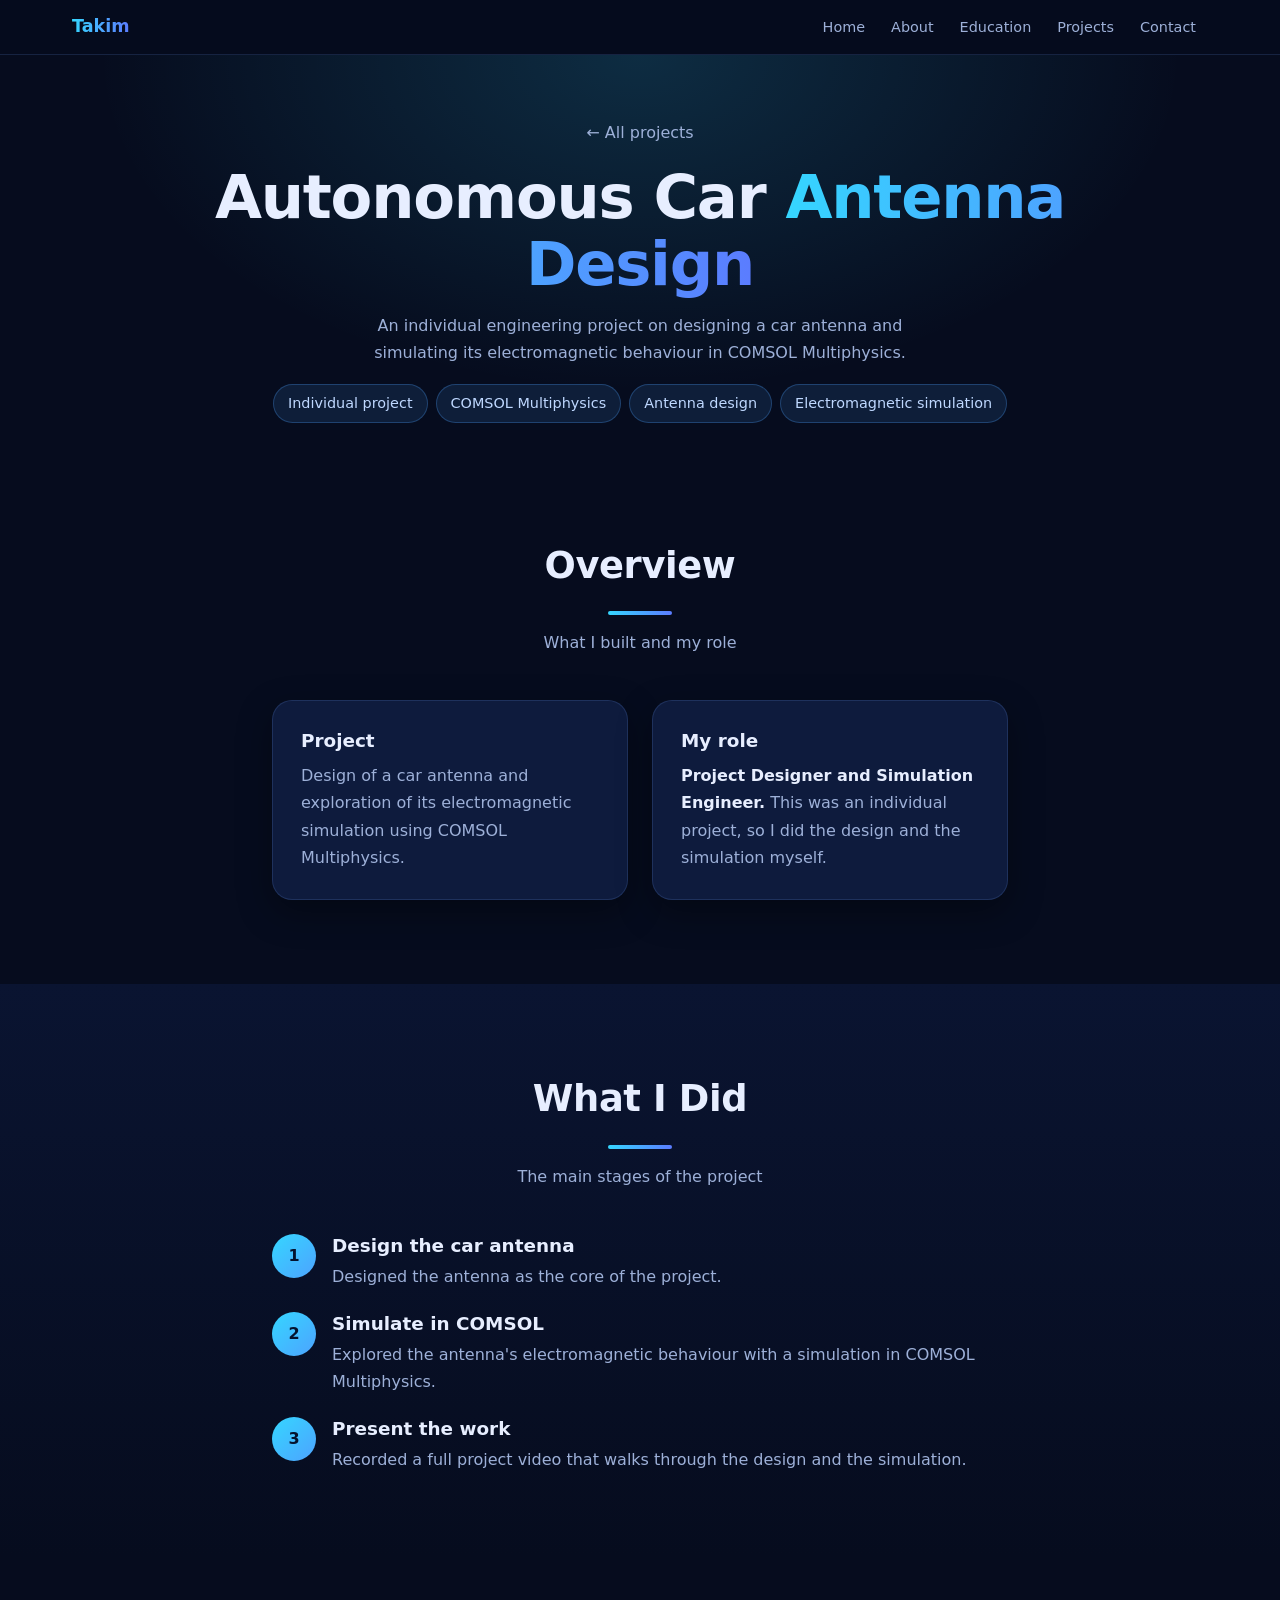
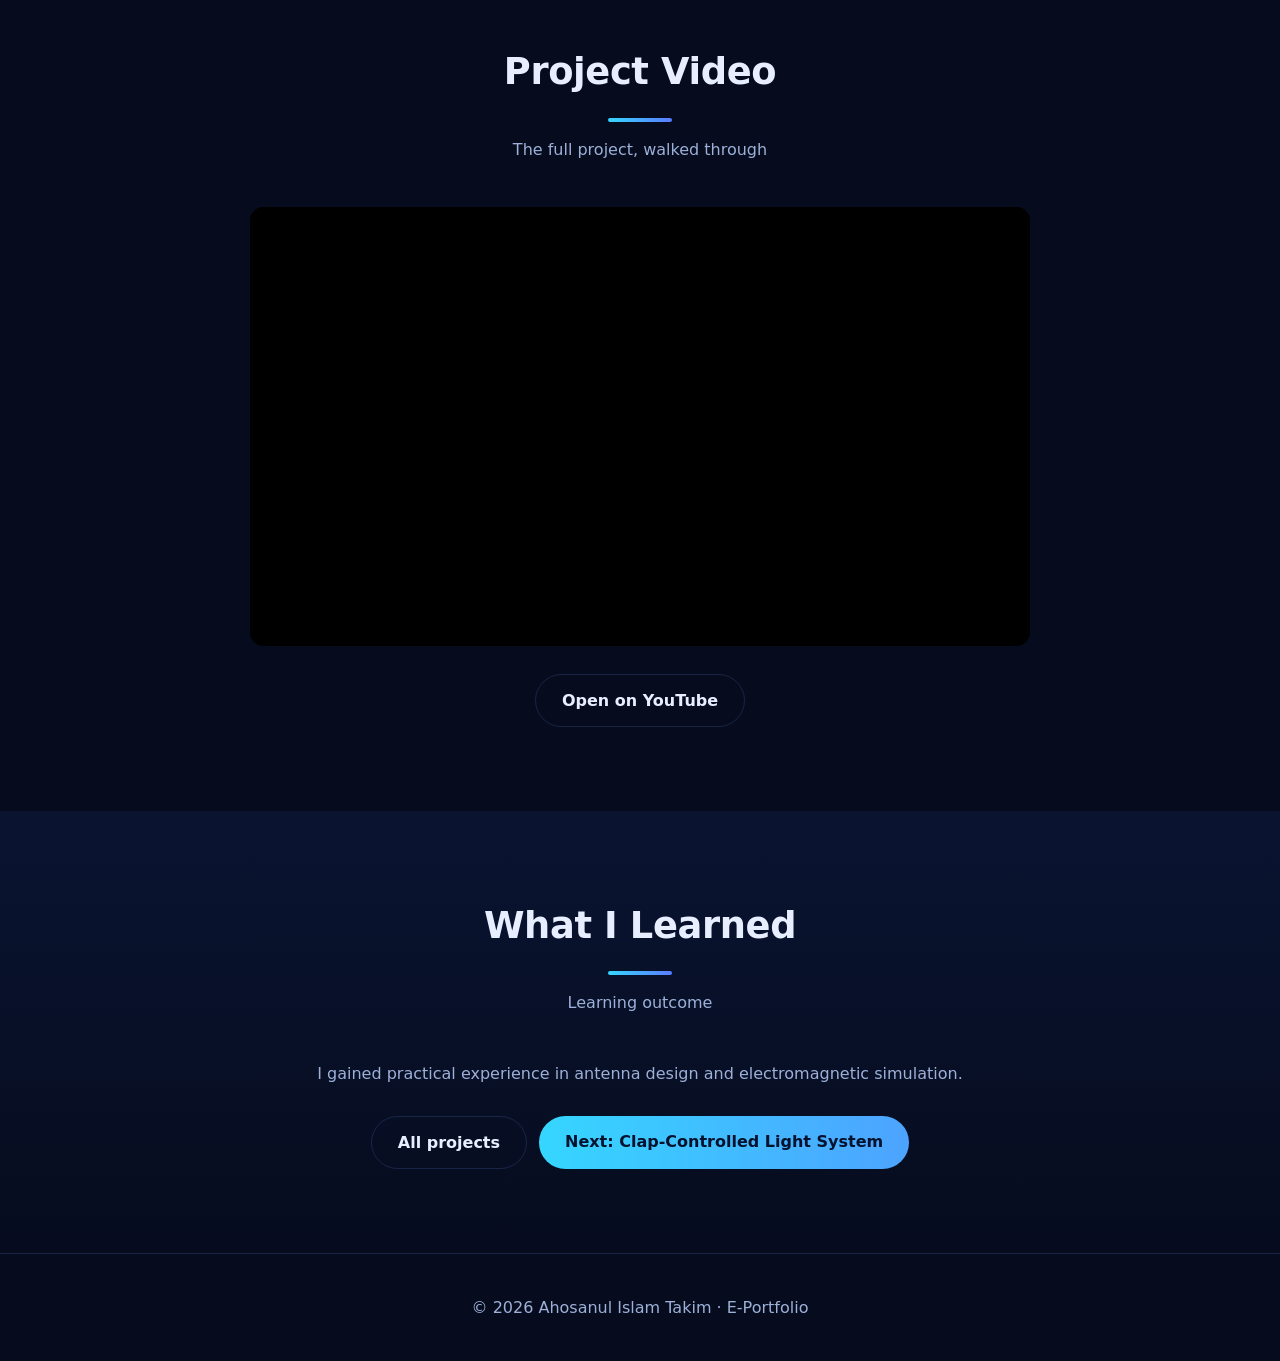
<file: project-car-antenna.html>
<!DOCTYPE html>
<html lang="en">
<head>
  <meta charset="UTF-8">
  <meta name="viewport" content="width=device-width, initial-scale=1">
  <title>Autonomous Car Antenna Design | Ahosanul Islam Takim</title>
  <link rel="stylesheet" href="style.css">
</head>
<body>

<header>
  <nav aria-label="Main">
    <a class="logo grad" href="index.html">Takim</a>
    <ul>
      <li><a href="index.html#home">Home</a></li>
      <li><a href="index.html#about">About</a></li>
      <li><a href="index.html#education">Education</a></li>
      <li><a href="index.html#projects">Projects</a></li>
      <li><a href="index.html#contact">Contact</a></li>
    </ul>
  </nav>
</header>

<main>

<div class="page-head">
  <div class="wrap">
    <a class="back" href="index.html#projects">← All projects</a>
    <h1>Autonomous Car <span class="grad">Antenna Design</span></h1>
    <p>An individual engineering project on designing a car antenna and simulating its electromagnetic behaviour in COMSOL Multiphysics.</p>
    <div class="chips" style="justify-content:center;margin-top:18px"><span class="chip">Individual project</span><span class="chip">COMSOL Multiphysics</span><span class="chip">Antenna design</span><span class="chip">Electromagnetic simulation</span></div>
  </div>
</div>

<section>
  <div class="wrap narrow">
    <h2>Overview</h2>
    <p class="sub">What I built and my role</p>
    <div class="grid">
      <div class="card"><h3>Project</h3><p class="muted" style="margin-top:8px">Design of a car antenna and exploration of its electromagnetic simulation using COMSOL Multiphysics.</p></div>
      <div class="card"><h3>My role</h3><p class="muted" style="margin-top:8px"><strong style="color:var(--text)">Project Designer and Simulation Engineer.</strong> This was an individual project, so I did the design and the simulation myself.</p></div>
    </div>
  </div>
</section>

<section class="alt">
  <div class="wrap narrow">
    <h2>What I Did</h2>
    <p class="sub">The main stages of the project</p>
    <div class="steps">
      <div class="step"><div class="n">1</div><div><h3>Design the car antenna</h3><p>Designed the antenna as the core of the project.</p></div></div>
      <div class="step"><div class="n">2</div><div><h3>Simulate in COMSOL</h3><p>Explored the antenna's electromagnetic behaviour with a simulation in COMSOL Multiphysics.</p></div></div>
      <div class="step"><div class="n">3</div><div><h3>Present the work</h3><p>Recorded a full project video that walks through the design and the simulation.</p></div></div>
    </div>
  </div>
</section>

<section>
  <div class="wrap">
    <h2>Project Video</h2>
    <p class="sub">The full project, walked through</p>
    <div class="narrow">
      <div class="video-frame">
        <iframe src="https://www.youtube.com/embed/P88P6YJMUt0" title="Autonomous car antenna design using COMSOL" allowfullscreen loading="lazy"></iframe>
      </div>
      <div class="btn-row center"><a class="btn ghost" href="https://youtu.be/P88P6YJMUt0" target="_blank" rel="noopener">Open on YouTube</a></div>
    </div>
  </div>
</section>

<section class="alt">
  <div class="wrap narrow">
    <h2>What I Learned</h2>
    <p class="sub">Learning outcome</p>
    <p class="muted" style="text-align:center">I gained practical experience in antenna design and electromagnetic simulation.</p>
    <div class="btn-row center">
      <a class="btn ghost" href="index.html#projects">All projects</a>
      <a class="btn" href="project-clap-light.html">Next: Clap-Controlled Light System</a>
    </div>
  </div>
</section>

</main>

<footer>© 2026 Ahosanul Islam Takim · E-Portfolio</footer>

</body>
</html>
</file>
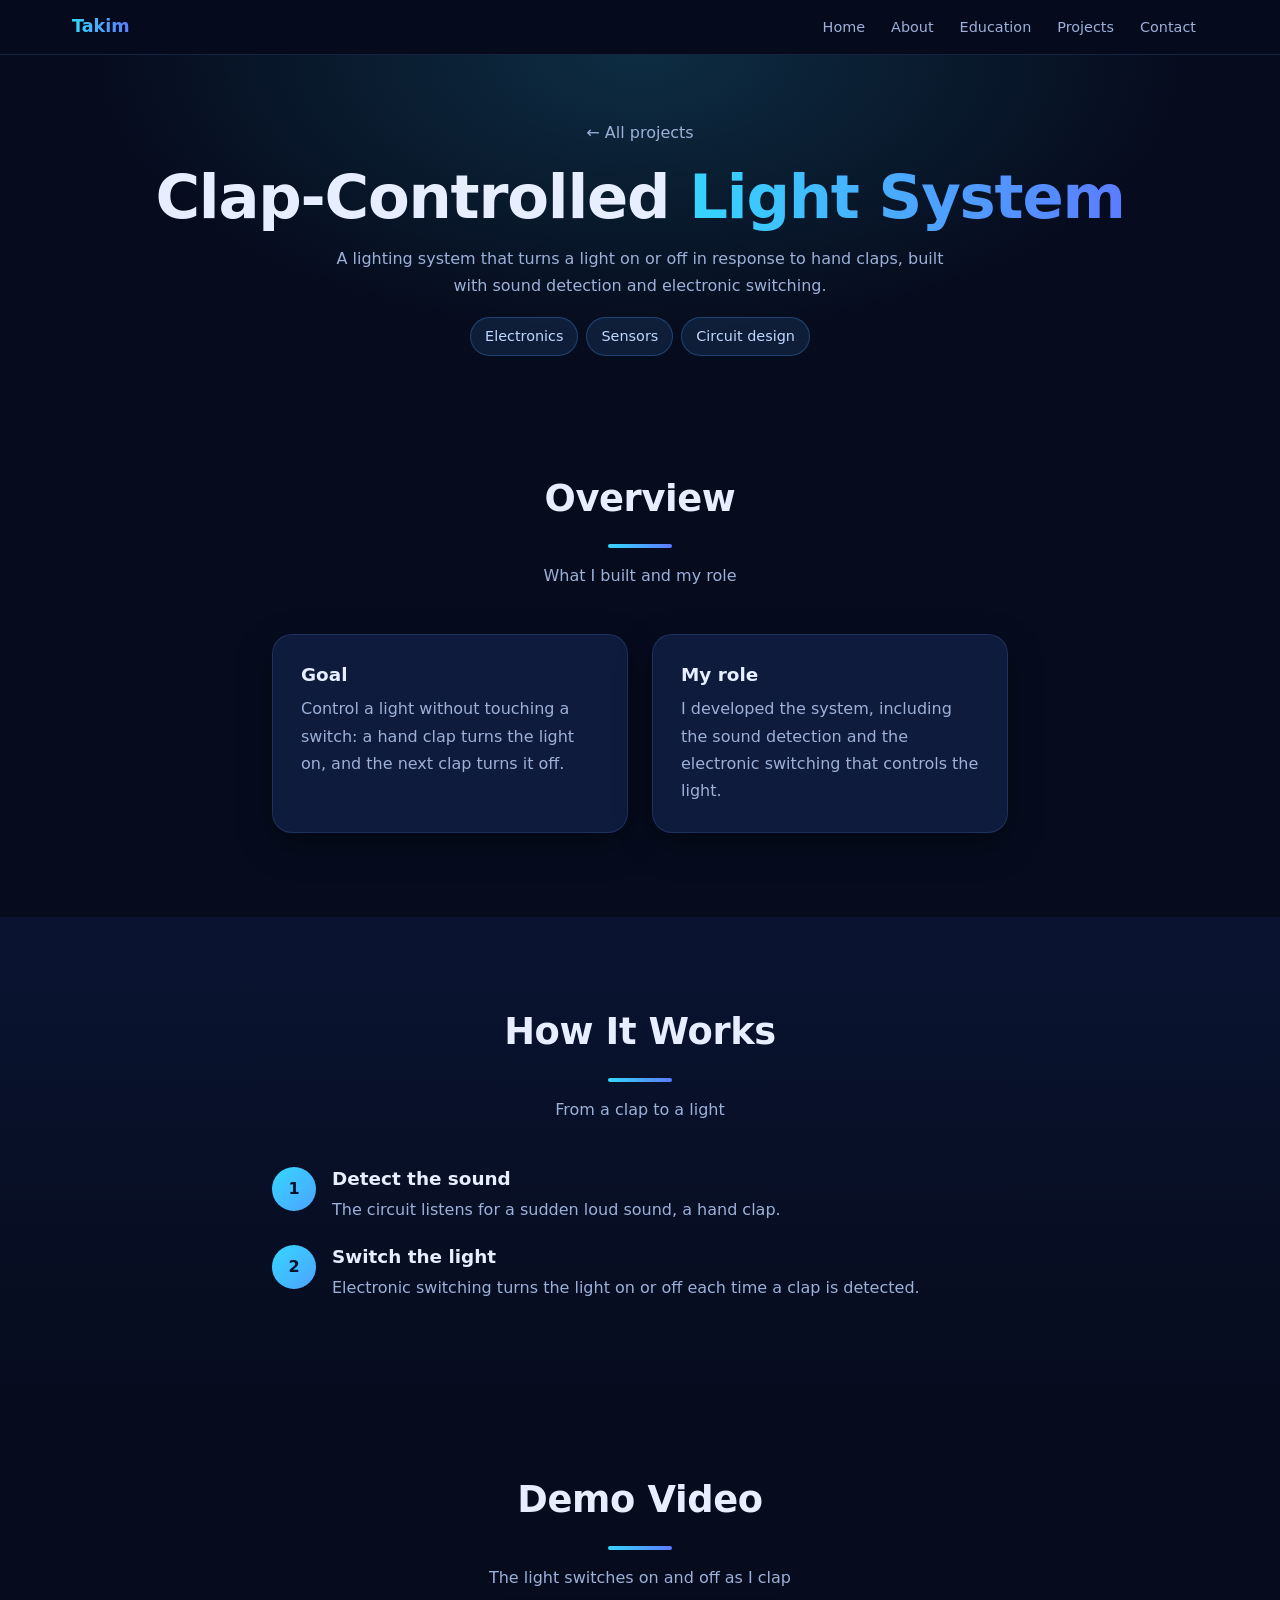
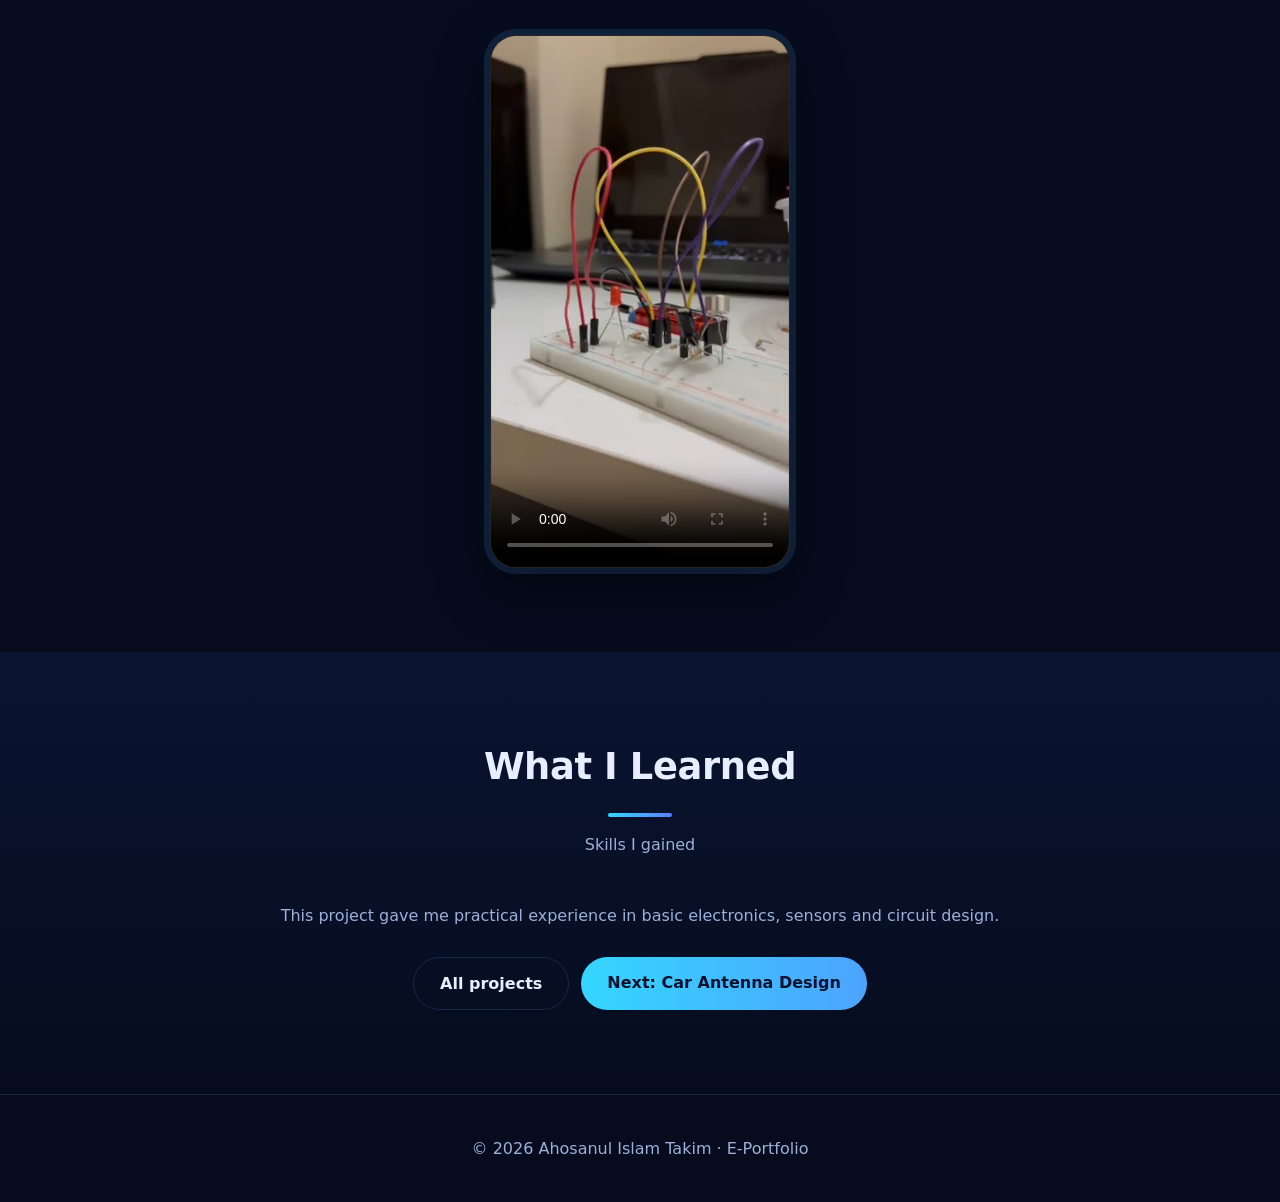
<file: project-clap-light.html>
<!DOCTYPE html>
<html lang="en">
<head>
  <meta charset="UTF-8">
  <meta name="viewport" content="width=device-width, initial-scale=1">
  <title>Clap-Controlled Light System | Ahosanul Islam Takim</title>
  <link rel="stylesheet" href="style.css">
</head>
<body>

<header>
  <nav aria-label="Main">
    <a class="logo grad" href="index.html">Takim</a>
    <ul>
      <li><a href="index.html#home">Home</a></li>
      <li><a href="index.html#about">About</a></li>
      <li><a href="index.html#education">Education</a></li>
      <li><a href="index.html#projects">Projects</a></li>
      <li><a href="index.html#contact">Contact</a></li>
    </ul>
  </nav>
</header>

<main>

<div class="page-head">
  <div class="wrap">
    <a class="back" href="index.html#projects">← All projects</a>
    <h1>Clap-Controlled <span class="grad">Light System</span></h1>
    <p>A lighting system that turns a light on or off in response to hand claps, built with sound detection and electronic switching.</p>
    <div class="chips" style="justify-content:center;margin-top:18px"><span class="chip">Electronics</span><span class="chip">Sensors</span><span class="chip">Circuit design</span></div>
  </div>
</div>

<section>
  <div class="wrap narrow">
    <h2>Overview</h2>
    <p class="sub">What I built and my role</p>
    <div class="grid">
      <div class="card"><h3>Goal</h3><p class="muted" style="margin-top:8px">Control a light without touching a switch: a hand clap turns the light on, and the next clap turns it off.</p></div>
      <div class="card"><h3>My role</h3><p class="muted" style="margin-top:8px">I developed the system, including the sound detection and the electronic switching that controls the light.</p></div>
    </div>
  </div>
</section>

<section class="alt">
  <div class="wrap narrow">
    <h2>How It Works</h2>
    <p class="sub">From a clap to a light</p>
    <div class="steps">
      <div class="step"><div class="n">1</div><div><h3>Detect the sound</h3><p>The circuit listens for a sudden loud sound, a hand clap.</p></div></div>
      <div class="step"><div class="n">2</div><div><h3>Switch the light</h3><p>Electronic switching turns the light on or off each time a clap is detected.</p></div></div>
    </div>
  </div>
</section>

<section>
  <div class="wrap">
    <h2>Demo Video</h2>
    <p class="sub">The light switches on and off as I clap</p>
    <div style="max-width:300px;margin:0 auto">
      <div class="phone">
        <video controls playsinline preload="metadata" poster="assets/images/clap-light-cover.jpg" aria-label="Clap-controlled light system demo">
          <source src="assets/videos/clap-light-demo.mp4" type="video/mp4">
        </video>
      </div>
    </div>
  </div>
</section>

<section class="alt">
  <div class="wrap narrow">
    <h2>What I Learned</h2>
    <p class="sub">Skills I gained</p>
    <p class="muted" style="text-align:center">This project gave me practical experience in basic electronics, sensors and circuit design.</p>
    <div class="btn-row center">
      <a class="btn ghost" href="index.html#projects">All projects</a>
      <a class="btn" href="project-car-antenna.html">Next: Car Antenna Design</a>
    </div>
  </div>
</section>

</main>

<footer>© 2026 Ahosanul Islam Takim · E-Portfolio</footer>

</body>
</html>
</file>
<file: style.css>
:root {
  --bg: #060C1E;
  --bg2: #0A1431;
  --card: #0E1B3D;
  --card2: #122350;
  --line: rgba(110,160,255,.16);
  --text: #E7EEFF;
  --muted: #9DB0D8;
  --accent: #4DA3FF;
  --accent2: #5B7CFF;
  --cyan: #35D6FF;
  --radius: 20px;
}
* { box-sizing: border-box; margin: 0; padding: 0; }
html { scroll-behavior: smooth; scroll-padding-top: 76px; }
body { font-family: system-ui, -apple-system, "Segoe UI", Roboto, sans-serif; background: var(--bg); color: var(--text); line-height: 1.7; }
a { color: var(--accent); }
img { max-width: 100%; display: block; }
:focus-visible { outline: 3px solid var(--cyan); outline-offset: 3px; border-radius: 6px; }

.wrap { max-width: 1100px; margin: 0 auto; padding: 0 22px; }
.narrow { max-width: 780px; margin: 0 auto; }
section { padding: 84px 0; position: relative; }
section.alt { background: linear-gradient(180deg, var(--bg2), var(--bg)); }
h1 { font-size: clamp(2.3rem, 6vw, 3.8rem); line-height: 1.1; letter-spacing: -.02em; }
h2 { font-size: clamp(1.7rem, 3.5vw, 2.3rem); text-align: center; letter-spacing: -.01em; }
h2::after { content: ""; display: block; width: 64px; height: 4px; margin: 14px auto 0; border-radius: 4px; background: linear-gradient(90deg, var(--cyan), var(--accent2)); }
h3 { font-size: 1.15rem; line-height: 1.35; }
.sub { text-align: center; color: var(--muted); margin: 14px auto 44px; max-width: 56ch; }
.grad { background: linear-gradient(90deg, var(--cyan), var(--accent) 55%, var(--accent2)); -webkit-background-clip: text; background-clip: text; color: transparent; }
.muted { color: var(--muted); }
.todo { background: rgba(255,201,60,.14); color: #ffd866; border-radius: 4px; padding: 0 5px; }

/* Header */
header { position: sticky; top: 0; z-index: 20; background: rgba(6,12,30,.86); backdrop-filter: blur(12px); border-bottom: 1px solid var(--line); }
nav { max-width: 1180px; margin: 0 auto; padding: 12px 22px; display: flex; justify-content: space-between; align-items: center; gap: 12px; flex-wrap: wrap; }
.logo { font-weight: 800; font-size: 1.1rem; text-decoration: none; }
nav ul { display: flex; gap: 2px; list-style: none; flex-wrap: wrap; }
nav ul a { color: var(--muted); text-decoration: none; font-size: .9rem; padding: 6px 12px; border-radius: 999px; transition: color .2s, background .2s; }
nav ul a:hover { color: var(--text); background: rgba(77,163,255,.12); }

/* Buttons */
.btn { display: inline-block; padding: 12px 26px; border-radius: 999px; font-weight: 600; text-decoration: none; color: #04122e; background: linear-gradient(90deg, var(--cyan), var(--accent)); transition: transform .2s, box-shadow .2s; }
.btn:hover { transform: translateY(-3px); box-shadow: 0 10px 28px rgba(53,214,255,.3); }
.btn.ghost { background: transparent; color: var(--text); border: 1px solid var(--line); }
.btn.ghost:hover { border-color: var(--accent); box-shadow: none; }
.btn-row { display: flex; gap: 12px; flex-wrap: wrap; margin-top: 28px; }
.center { justify-content: center; }

/* Home: photo first, then name */
.hero { padding: 72px 0 64px; text-align: center; background: radial-gradient(ellipse at 50% -10%, rgba(53,214,255,.18), transparent 55%), radial-gradient(ellipse at 85% 30%, rgba(91,124,255,.16), transparent 50%); }
.avatar { width: 260px; height: 260px; border-radius: 50%; margin: 0 auto 30px; position: relative; overflow: hidden; display: grid; place-items: center; font-size: 4.4rem; font-weight: 800; background: linear-gradient(135deg, var(--cyan), var(--accent2)); color: #04122e; border: 4px solid rgba(53,214,255,.5); box-shadow: 0 0 0 12px rgba(77,163,255,.1), 0 0 80px rgba(53,214,255,.25); }
.avatar img { position: absolute; inset: 0; width: 100%; height: 100%; object-fit: cover; }
.hero .role { margin-top: 16px; font-size: 1.25rem; color: var(--muted); }
.hero .place { margin-top: 4px; color: var(--muted); font-size: 1rem; }

/* About */
.about-text p { font-size: 1.1rem; }
.about-text p + p { margin-top: 1em; color: var(--muted); }
.facts { display: grid; grid-template-columns: repeat(auto-fit, minmax(190px, 1fr)); gap: 16px; margin-top: 40px; }
.fact { background: var(--card); border: 1px solid var(--line); border-radius: 16px; padding: 20px; text-align: center; }
.fact strong { display: block; font-size: 1.8rem; line-height: 1.2; }
.fact span { color: var(--muted); font-size: .9rem; }

/* Cards */
.card { background: var(--card); border: 1px solid var(--line); border-radius: var(--radius); padding: 28px; box-shadow: 0 12px 34px rgba(0,0,0,.35); }
.grid { display: grid; grid-template-columns: repeat(auto-fit, minmax(300px, 1fr)); gap: 24px; }

/* Intro video */
.intro-card { display: grid; grid-template-columns: 1fr 320px; gap: 44px; align-items: center; background: var(--card); border: 1px solid var(--line); border-radius: 26px; padding: 42px; box-shadow: 0 18px 54px rgba(0,0,0,.45); position: relative; overflow: hidden; }
.intro-card::before { content: ""; position: absolute; width: 400px; height: 400px; right: -130px; top: -130px; background: radial-gradient(circle, rgba(53,214,255,.2), transparent 65%); pointer-events: none; }
.intro-card h3 { font-size: clamp(1.6rem, 3.4vw, 2.2rem); }
.intro-card p { margin-top: 14px; color: var(--muted); max-width: 42ch; }
.badge { display: inline-block; margin-top: 22px; padding: 6px 16px; border-radius: 999px; font-size: .9rem; background: rgba(53,214,255,.12); color: var(--cyan); border: 1px solid rgba(53,214,255,.3); }
.phone { position: relative; width: 100%; max-width: 320px; justify-self: center; aspect-ratio: 9 / 16; border-radius: 26px; overflow: hidden; background: #000; border: 1px solid rgba(255,255,255,.14); box-shadow: 0 0 0 6px rgba(77,163,255,.14), 0 20px 50px rgba(0,0,0,.6); }
.phone video { width: 100%; height: 100%; display: block; object-fit: cover; }

/* Logo box (falls back to initials when the image is missing) */
.logo-box { flex: none; width: 68px; height: 68px; border-radius: 16px; background: var(--card2); border: 1px solid var(--line); display: grid; place-items: center; font-weight: 800; font-size: 1rem; color: var(--accent); position: relative; overflow: hidden; text-align: center; line-height: 1.1; }
.logo-box img { position: absolute; inset: 0; width: 100%; height: 100%; object-fit: contain; padding: 8px; background: #fff; }
.logo-box.big { width: 120px; height: 120px; font-size: 1.4rem; border-radius: 22px; }

/* Education / experience rows */
.rows { display: grid; gap: 20px; }
.row { display: flex; gap: 22px; align-items: center; background: var(--card); border: 1px solid var(--line); border-radius: var(--radius); padding: 22px 26px; }
.row .when { color: var(--cyan); font-size: .9rem; font-weight: 600; }
.row h3 { margin-top: 2px; }
.row p { color: var(--muted); }
.row .gpa { margin-top: 6px; display: inline-block; font-size: .85rem; padding: 3px 12px; border-radius: 999px; background: rgba(77,163,255,.12); border: 1px solid rgba(77,163,255,.3); color: var(--accent); }
.row ul { margin-top: 8px; padding-left: 18px; color: var(--muted); }
.row ul li + li { margin-top: 4px; }

/* Skills */
.skill-group h3 { margin-bottom: 16px; }
.chips { display: flex; flex-wrap: wrap; gap: 8px; }
.chip { font-size: .9rem; padding: 6px 14px; border-radius: 999px; background: rgba(77,163,255,.12); color: #BFD8FF; border: 1px solid rgba(77,163,255,.28); }

/* Brands */
.brands { display: grid; grid-template-columns: repeat(auto-fit, minmax(280px, 1fr)); gap: 24px; }
.brand { background: var(--card); border: 1px solid var(--line); border-radius: var(--radius); padding: 30px; text-align: center; display: flex; flex-direction: column; align-items: center; gap: 14px; transition: transform .25s, border-color .25s; }
.brand:hover { transform: translateY(-5px); border-color: var(--accent); }
.brand p { color: var(--muted); font-size: .95rem; }

/* Projects */
.project-card { background: var(--card); border: 1px solid var(--line); border-radius: var(--radius); overflow: hidden; text-decoration: none; color: var(--text); display: flex; flex-direction: column; transition: transform .25s, border-color .25s, box-shadow .25s; }
.project-card:hover { transform: translateY(-6px); border-color: var(--accent); box-shadow: 0 16px 40px rgba(53,214,255,.18); }
.thumb { aspect-ratio: 16 / 9; background: linear-gradient(135deg, #10285a, #1b2f78); display: grid; place-items: center; color: var(--muted); font-size: .95rem; position: relative; overflow: hidden; }
.thumb img { position: absolute; inset: 0; width: 100%; height: 100%; object-fit: cover; }
.project-card .info { padding: 20px 24px 26px; }
.project-card p { color: var(--muted); font-size: .95rem; margin-top: 6px; }
.project-card .chips { margin-top: 14px; }
.more { border: 1.5px dashed var(--line); background: transparent; justify-content: center; align-items: center; text-align: center; padding: 34px; color: var(--muted); }

/* Video frames: every video is 16:9 */
.video-frame { position: relative; width: 100%; aspect-ratio: 16 / 9; background: #000; border-radius: 14px; overflow: hidden; }
.video-frame iframe, .video-frame video { position: absolute; inset: 0; width: 100%; height: 100%; border: 0; object-fit: contain; background: #000; }

/* Certifications / activities */
.mini { display: grid; grid-template-columns: repeat(auto-fit, minmax(280px, 1fr)); gap: 20px; }
.mini .card { padding: 22px 24px; }
.mini .card .when { color: var(--cyan); font-size: .88rem; font-weight: 600; }
.mini .card p { color: var(--muted); font-size: .95rem; margin-top: 4px; }
.split { display: grid; grid-template-columns: 1fr 1fr; gap: 40px; align-items: start; }
.split h2 { text-align: left; margin-bottom: 28px; }
.split h2::after { margin-left: 0; }
.lang { display: flex; justify-content: space-between; padding: 14px 0; border-bottom: 1px solid var(--line); }

/* Contact */
.contact-grid { display: grid; grid-template-columns: repeat(auto-fit, minmax(240px, 1fr)); gap: 20px; }
.contact-grid .card { padding: 24px; }
.contact-grid h3 { color: var(--muted); font-weight: 500; font-size: .9rem; }
.contact-grid p { margin-top: 6px; font-size: 1.05rem; word-break: break-word; }

/* Project page */
.page-head { padding: 64px 0 28px; text-align: center; background: radial-gradient(ellipse at 50% 0%, rgba(53,214,255,.16), transparent 60%); }
.page-head p { color: var(--muted); max-width: 60ch; margin: 14px auto 0; }
.back { display: inline-block; margin-bottom: 18px; color: var(--muted); text-decoration: none; }
.back:hover { color: var(--text); }
.steps { display: grid; gap: 22px; }
.step { display: grid; grid-template-columns: 44px 1fr; gap: 16px; }
.step .n { width: 44px; height: 44px; border-radius: 50%; display: grid; place-items: center; font-weight: 700; color: #04122e; background: linear-gradient(135deg, var(--cyan), var(--accent)); }
.step p { color: var(--muted); margin-top: 4px; }
.gallery { display: grid; grid-template-columns: repeat(auto-fit, minmax(260px, 1fr)); gap: 18px; }
.figure { background: var(--card); border: 1px solid var(--line); border-radius: 14px; overflow: hidden; }
.figure .ph { aspect-ratio: 4 / 3; background: #0A1634; display: grid; place-items: center; color: var(--muted); font-size: .9rem; text-align: center; padding: 14px; position: relative; }
.figure img.real { position: absolute; inset: 0; width: 100%; height: 100%; object-fit: cover; }
.figure figcaption { padding: 12px 16px; font-size: .9rem; color: var(--muted); }
table { width: 100%; border-collapse: collapse; font-size: .95rem; }
th, td { text-align: left; padding: 10px 14px; border-bottom: 1px solid var(--line); }
th { color: var(--muted); font-weight: 500; }
.table-wrap { overflow-x: auto; }

footer { text-align: center; padding: 40px 20px; color: var(--muted); border-top: 1px solid var(--line); }

@media (max-width: 800px) {
  section { padding: 56px 0; }
  .hero { padding: 48px 0 44px; }
  .avatar { width: 210px; height: 210px; font-size: 3.4rem; }
  .intro-card { grid-template-columns: 1fr; padding: 28px 18px; text-align: center; }
  .intro-card p { margin-left: auto; margin-right: auto; }
  .row { flex-direction: column; align-items: flex-start; }
  .split { grid-template-columns: 1fr; gap: 56px; }
  .split h2 { text-align: center; }
  .split h2::after { margin-left: auto; }
  nav ul a { padding: 5px 9px; font-size: .85rem; }
}
@media (prefers-reduced-motion: reduce) { html { scroll-behavior: auto; } * { transition: none !important; } }
.projects-grid { grid-template-columns: repeat(auto-fill, minmax(320px, 1fr)); }

/* Certificates */
.certs { display: grid; grid-template-columns: repeat(auto-fill, minmax(300px, 1fr)); gap: 24px; }
.cert { background: var(--card); border: 1px solid var(--line); border-radius: var(--radius); overflow: hidden; text-decoration: none; color: var(--text); transition: transform .25s, border-color .25s; display: flex; flex-direction: column; }
.cert:hover { transform: translateY(-5px); border-color: var(--accent); }
.cert img { width: 100%; aspect-ratio: 4 / 3; object-fit: cover; object-position: top; background: #fff; }
.cert div { padding: 16px 20px 20px; }
.cert p { color: var(--muted); font-size: .92rem; margin-top: 4px; }
@media (max-width: 800px) { .narrow[style*="grid-template-columns"] { grid-template-columns: 1fr !important; text-align: center; } }

/* Languages box (About) */
.lang-box { max-width: 420px; margin: 40px auto 0; background: var(--card); border: 1px solid var(--line); border-radius: var(--radius); padding: 22px 28px 12px; box-shadow: 0 12px 34px rgba(0,0,0,.35); }
.lang-box h3 { text-align: center; margin-bottom: 6px; }

/* Mobile: keep the sticky menu to one swipeable line */
@media (max-width: 800px) {
  nav { flex-wrap: nowrap; flex-direction: column; align-items: flex-start; gap: 4px; padding: 10px 16px; }
  nav ul { flex-wrap: nowrap; overflow-x: auto; max-width: 100%; width: 100%; scrollbar-width: none; }
  nav ul::-webkit-scrollbar { display: none; }
  nav ul a { white-space: nowrap; }
}
</file>
